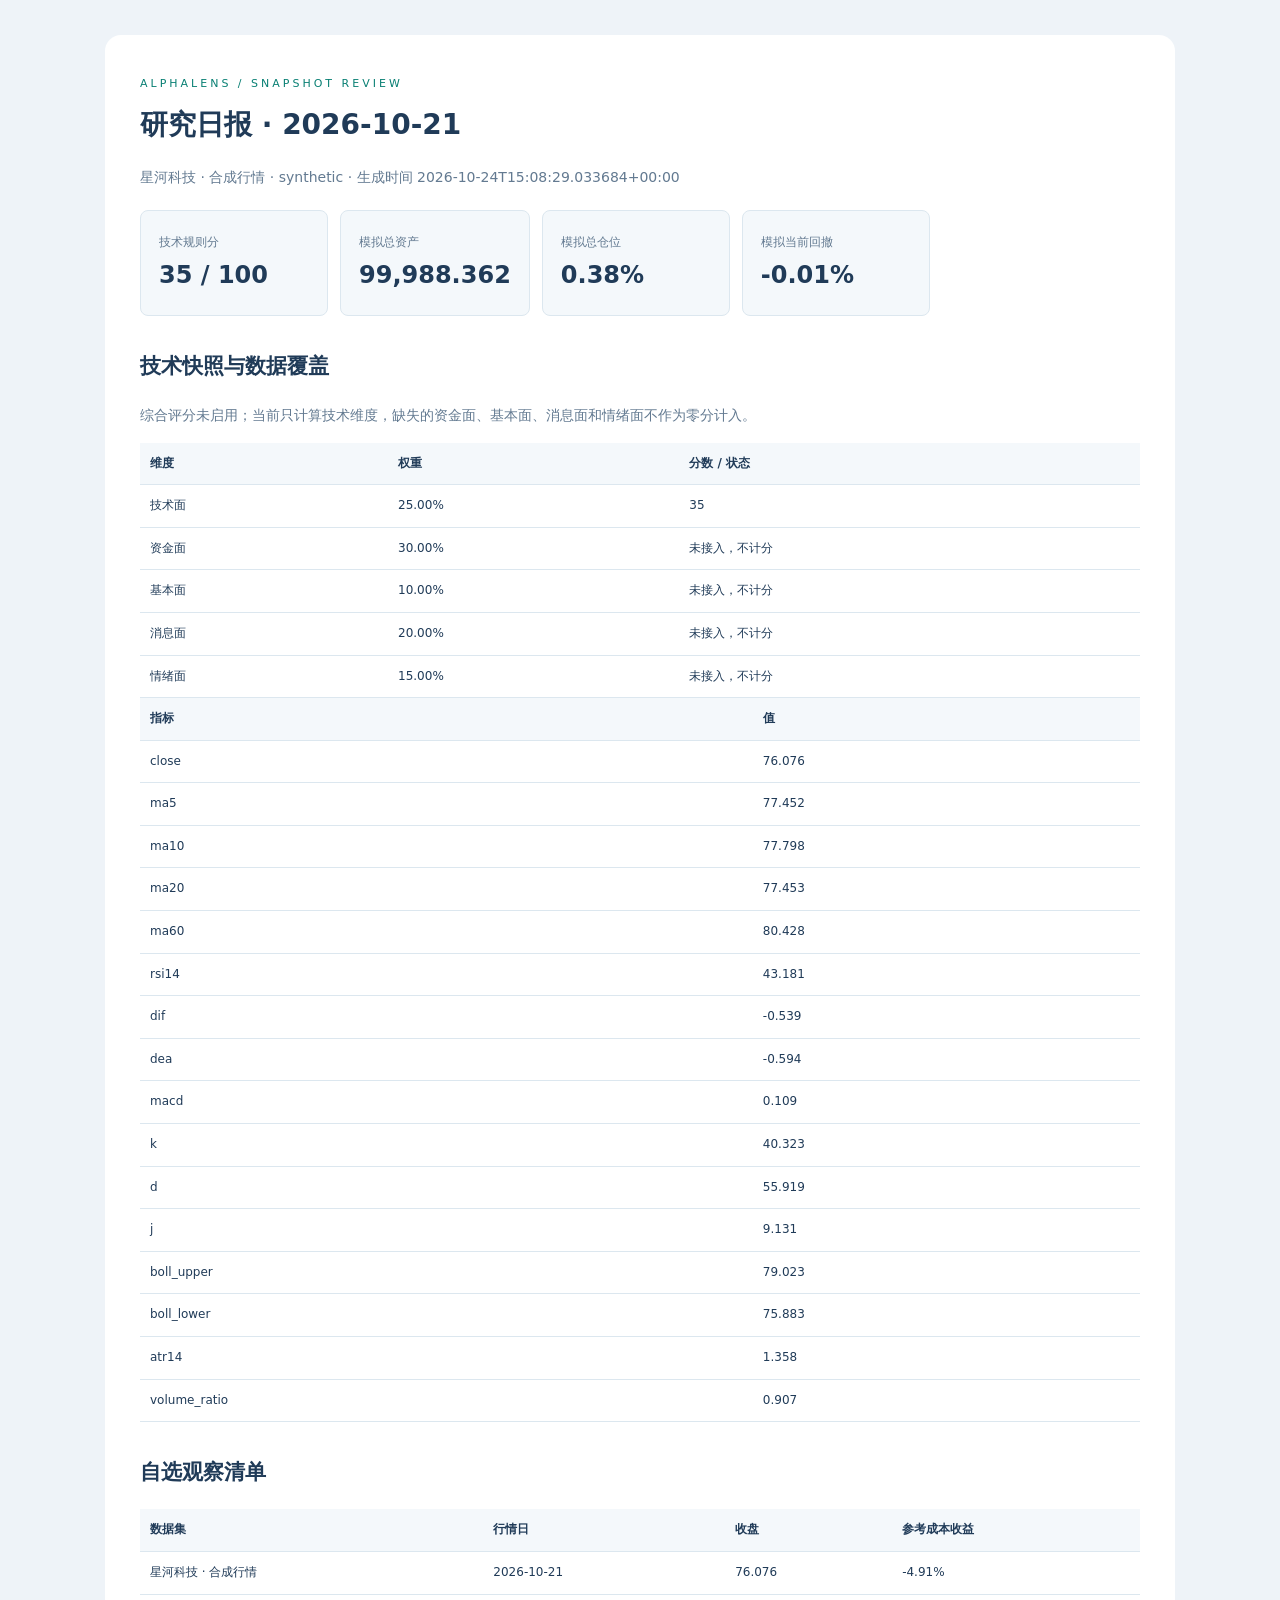
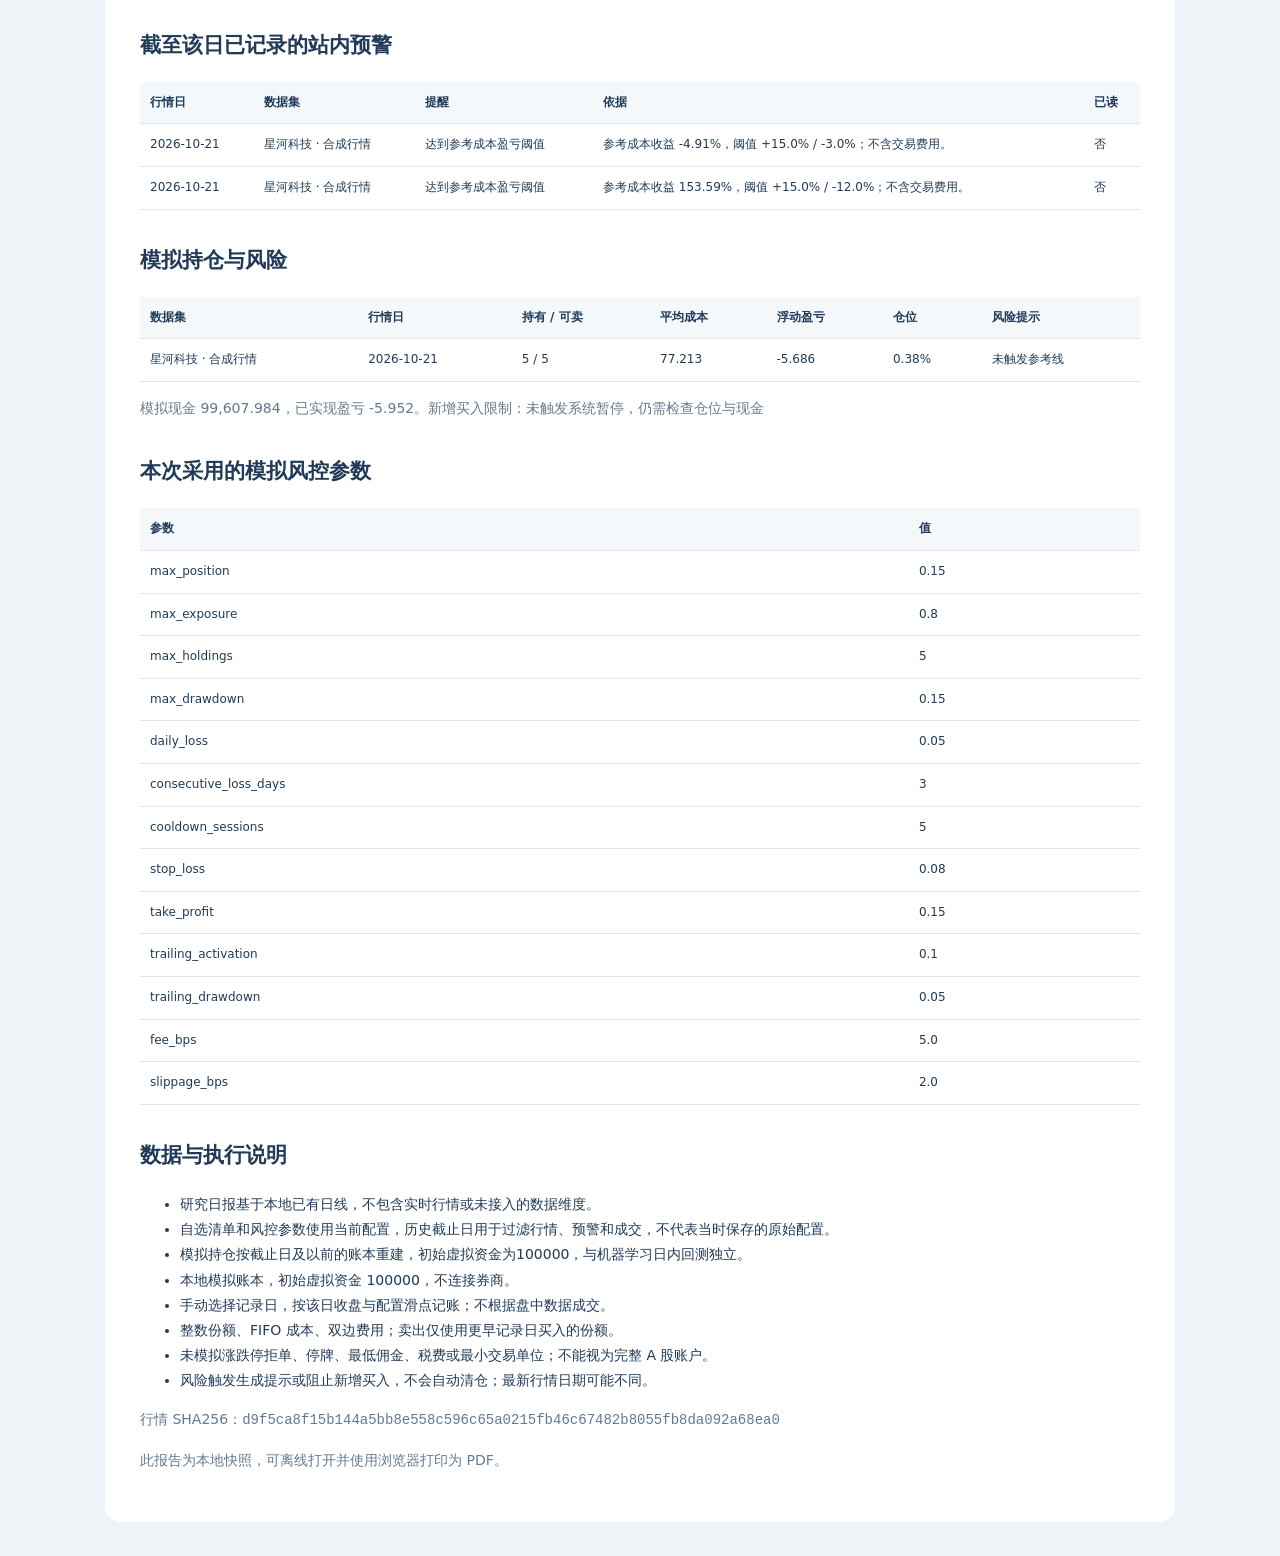
<file: examples/daily-review.html>
<!doctype html><html lang="zh-CN"><head><meta charset="utf-8"><meta name="viewport" content="width=device-width,initial-scale=1"><title>AlphaLens 研究日报 · 2026-10-21</title><style>body{background:#eef3f8;color:#203b58;font:14px/1.8 system-ui,"Microsoft YaHei",sans-serif;margin:0}main{max-width:1000px;margin:35px auto;background:white;padding:35px;border-radius:16px}h1{margin:5px 0}h2{margin-top:32px}.eyebrow{letter-spacing:3px;color:#087f73;font-size:11px}p,small{color:#637a91}table{border-collapse:collapse;width:100%;font-size:12px}th,td{text-align:left;padding:10px;border-bottom:1px solid #dce7ef;vertical-align:top}th{background:#f4f8fb}.scroll{overflow:auto}.stats{display:flex;flex-wrap:wrap;gap:12px;margin:20px 0}.stats div{background:#f4f8fb;border:1px solid #dce7ef;border-radius:8px;padding:18px;min-width:150px}strong{display:block;font-size:24px}code{word-break:break-all}@media(max-width:650px){main{padding:20px;margin:0}}@media print{body{background:white}main{margin:0;padding:0;max-width:none}tr{break-inside:avoid}h2{break-after:avoid}.scroll{overflow:visible}}</style></head><body><main>
<span class="eyebrow">ALPHALENS / SNAPSHOT REVIEW</span><h1>研究日报 · 2026-10-21</h1><p>星河科技 · 合成行情 · synthetic · 生成时间 2026-10-24T15:08:29.033684+00:00</p>
<div class="stats"><div><small>技术规则分</small><strong>35 / 100</strong></div><div><small>模拟总资产</small><strong>99,988.362</strong></div><div><small>模拟总仓位</small><strong>0.38%</strong></div><div><small>模拟当前回撤</small><strong>-0.01%</strong></div></div>
<h2>技术快照与数据覆盖</h2><p>综合评分未启用；当前只计算技术维度，缺失的资金面、基本面、消息面和情绪面不作为零分计入。</p><div class="scroll"><table><thead><tr><th>维度</th><th>权重</th><th>分数 / 状态</th></tr></thead><tbody><tr><td>技术面</td><td>25.00%</td><td>35</td></tr><tr><td>资金面</td><td>30.00%</td><td>未接入，不计分</td></tr><tr><td>基本面</td><td>10.00%</td><td>未接入，不计分</td></tr><tr><td>消息面</td><td>20.00%</td><td>未接入，不计分</td></tr><tr><td>情绪面</td><td>15.00%</td><td>未接入，不计分</td></tr></tbody></table></div><div class="scroll"><table><thead><tr><th>指标</th><th>值</th></tr></thead><tbody><tr><td>close</td><td>76.076</td></tr><tr><td>ma5</td><td>77.452</td></tr><tr><td>ma10</td><td>77.798</td></tr><tr><td>ma20</td><td>77.453</td></tr><tr><td>ma60</td><td>80.428</td></tr><tr><td>rsi14</td><td>43.181</td></tr><tr><td>dif</td><td>-0.539</td></tr><tr><td>dea</td><td>-0.594</td></tr><tr><td>macd</td><td>0.109</td></tr><tr><td>k</td><td>40.323</td></tr><tr><td>d</td><td>55.919</td></tr><tr><td>j</td><td>9.131</td></tr><tr><td>boll_upper</td><td>79.023</td></tr><tr><td>boll_lower</td><td>75.883</td></tr><tr><td>atr14</td><td>1.358</td></tr><tr><td>volume_ratio</td><td>0.907</td></tr></tbody></table></div>
<h2>自选观察清单</h2><div class="scroll"><table><thead><tr><th>数据集</th><th>行情日</th><th>收盘</th><th>参考成本收益</th></tr></thead><tbody><tr><td>星河科技 · 合成行情</td><td>2026-10-21</td><td>76.076</td><td>-4.91%</td></tr></tbody></table></div><h2>截至该日已记录的站内预警</h2><div class="scroll"><table><thead><tr><th>行情日</th><th>数据集</th><th>提醒</th><th>依据</th><th>已读</th></tr></thead><tbody><tr><td>2026-10-21</td><td>星河科技 · 合成行情</td><td>达到参考成本盈亏阈值</td><td>参考成本收益 -4.91%，阈值 +15.0% / -3.0%；不含交易费用。</td><td>否</td></tr><tr><td>2026-10-21</td><td>星河科技 · 合成行情</td><td>达到参考成本盈亏阈值</td><td>参考成本收益 153.59%，阈值 +15.0% / -12.0%；不含交易费用。</td><td>否</td></tr></tbody></table></div>
<h2>模拟持仓与风险</h2><div class="scroll"><table><thead><tr><th>数据集</th><th>行情日</th><th>持有 / 可卖</th><th>平均成本</th><th>浮动盈亏</th><th>仓位</th><th>风险提示</th></tr></thead><tbody><tr><td>星河科技 · 合成行情</td><td>2026-10-21</td><td>5 / 5</td><td>77.213</td><td>-5.686</td><td>0.38%</td><td>未触发参考线</td></tr></tbody></table></div><p>模拟现金 99,607.984，已实现盈亏 -5.952。新增买入限制：未触发系统暂停，仍需检查仓位与现金</p>
<h2>本次采用的模拟风控参数</h2><div class="scroll"><table><thead><tr><th>参数</th><th>值</th></tr></thead><tbody><tr><td>max_position</td><td>0.15</td></tr><tr><td>max_exposure</td><td>0.8</td></tr><tr><td>max_holdings</td><td>5</td></tr><tr><td>max_drawdown</td><td>0.15</td></tr><tr><td>daily_loss</td><td>0.05</td></tr><tr><td>consecutive_loss_days</td><td>3</td></tr><tr><td>cooldown_sessions</td><td>5</td></tr><tr><td>stop_loss</td><td>0.08</td></tr><tr><td>take_profit</td><td>0.15</td></tr><tr><td>trailing_activation</td><td>0.1</td></tr><tr><td>trailing_drawdown</td><td>0.05</td></tr><tr><td>fee_bps</td><td>5.0</td></tr><tr><td>slippage_bps</td><td>2.0</td></tr></tbody></table></div><h2>数据与执行说明</h2><ul><li>研究日报基于本地已有日线，不包含实时行情或未接入的数据维度。</li><li>自选清单和风控参数使用当前配置，历史截止日用于过滤行情、预警和成交，不代表当时保存的原始配置。</li><li>模拟持仓按截止日及以前的账本重建，初始虚拟资金为100000，与机器学习日内回测独立。</li><li>本地模拟账本，初始虚拟资金 100000，不连接券商。</li><li>手动选择记录日，按该日收盘与配置滑点记账；不根据盘中数据成交。</li><li>整数份额、FIFO 成本、双边费用；卖出仅使用更早记录日买入的份额。</li><li>未模拟涨跌停拒单、停牌、最低佣金、税费或最小交易单位；不能视为完整 A 股账户。</li><li>风险触发生成提示或阻止新增买入，不会自动清仓；最新行情日期可能不同。</li></ul><p>行情 SHA256：<code>d9f5ca8f15b144a5bb8e558c596c65a0215fb46c67482b8055fb8da092a68ea0</code></p><p>此报告为本地快照，可离线打开并使用浏览器打印为 PDF。</p></main></body></html>
</file>
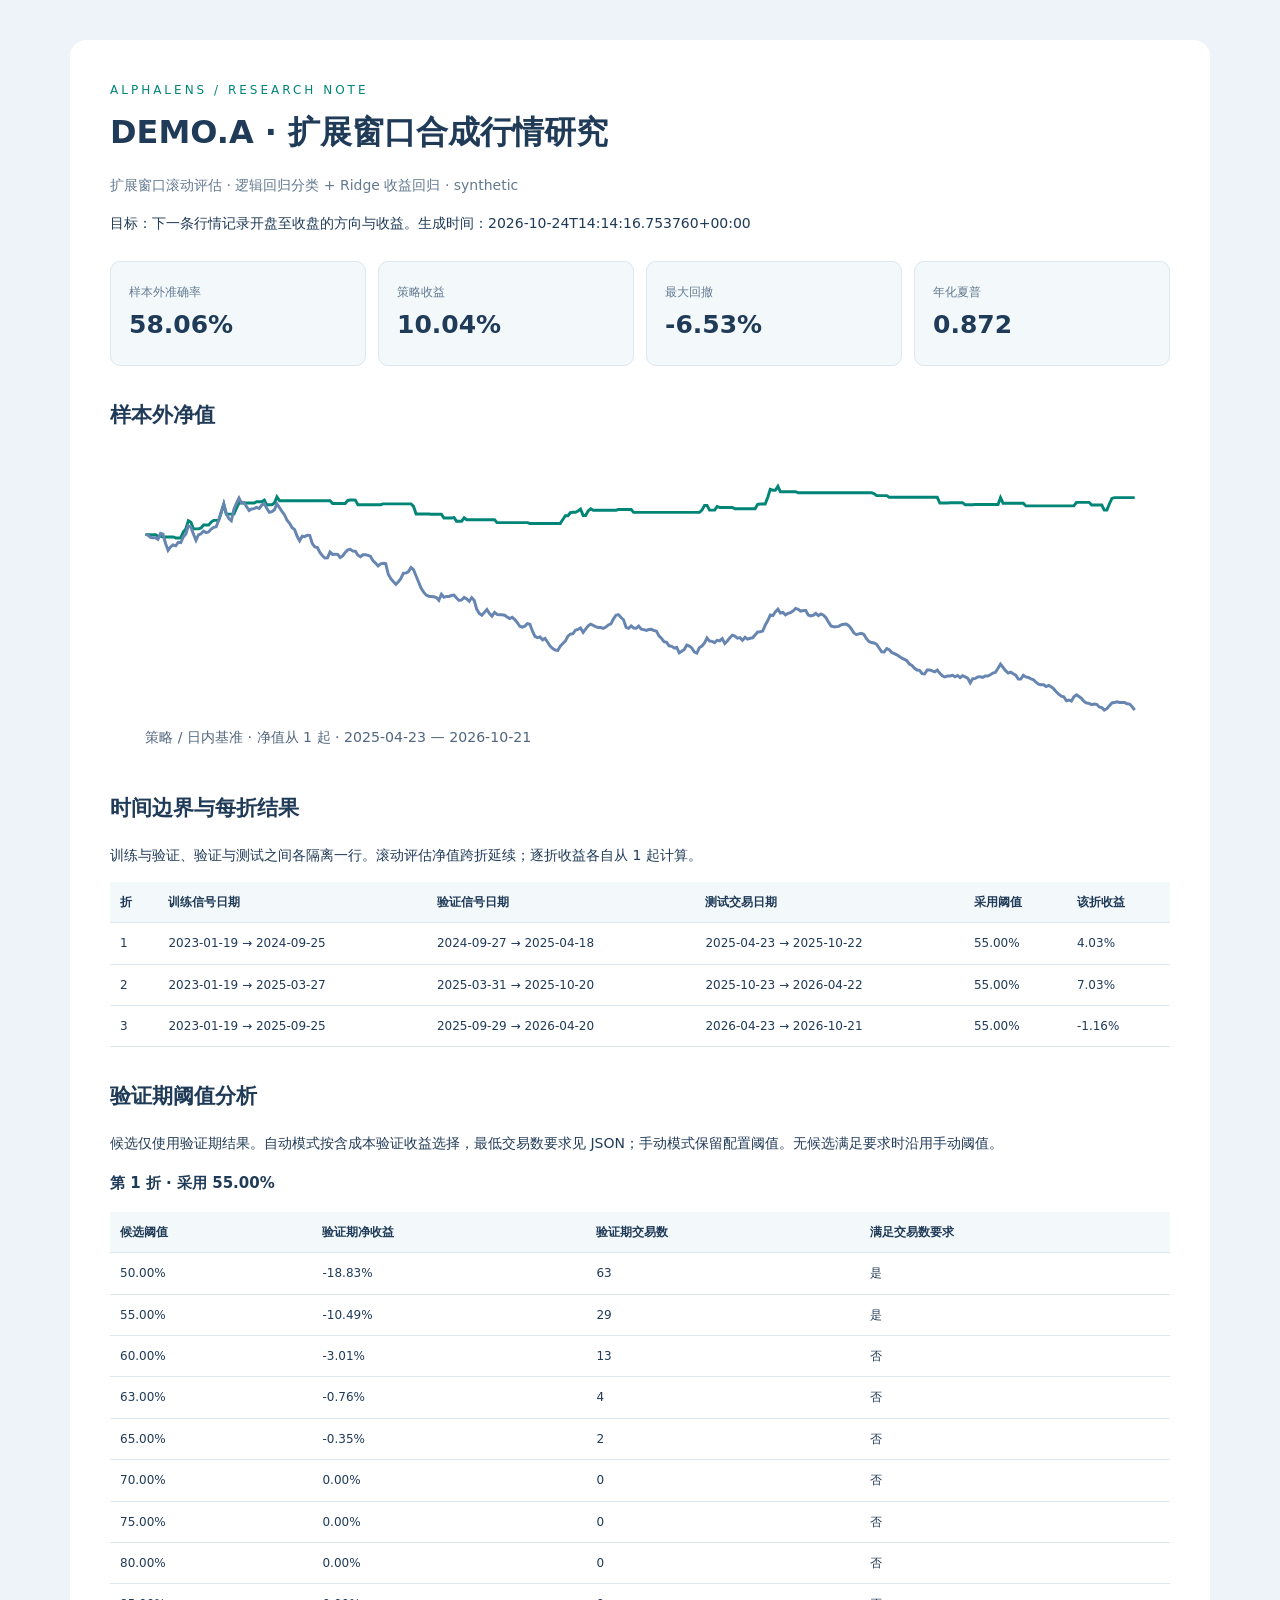
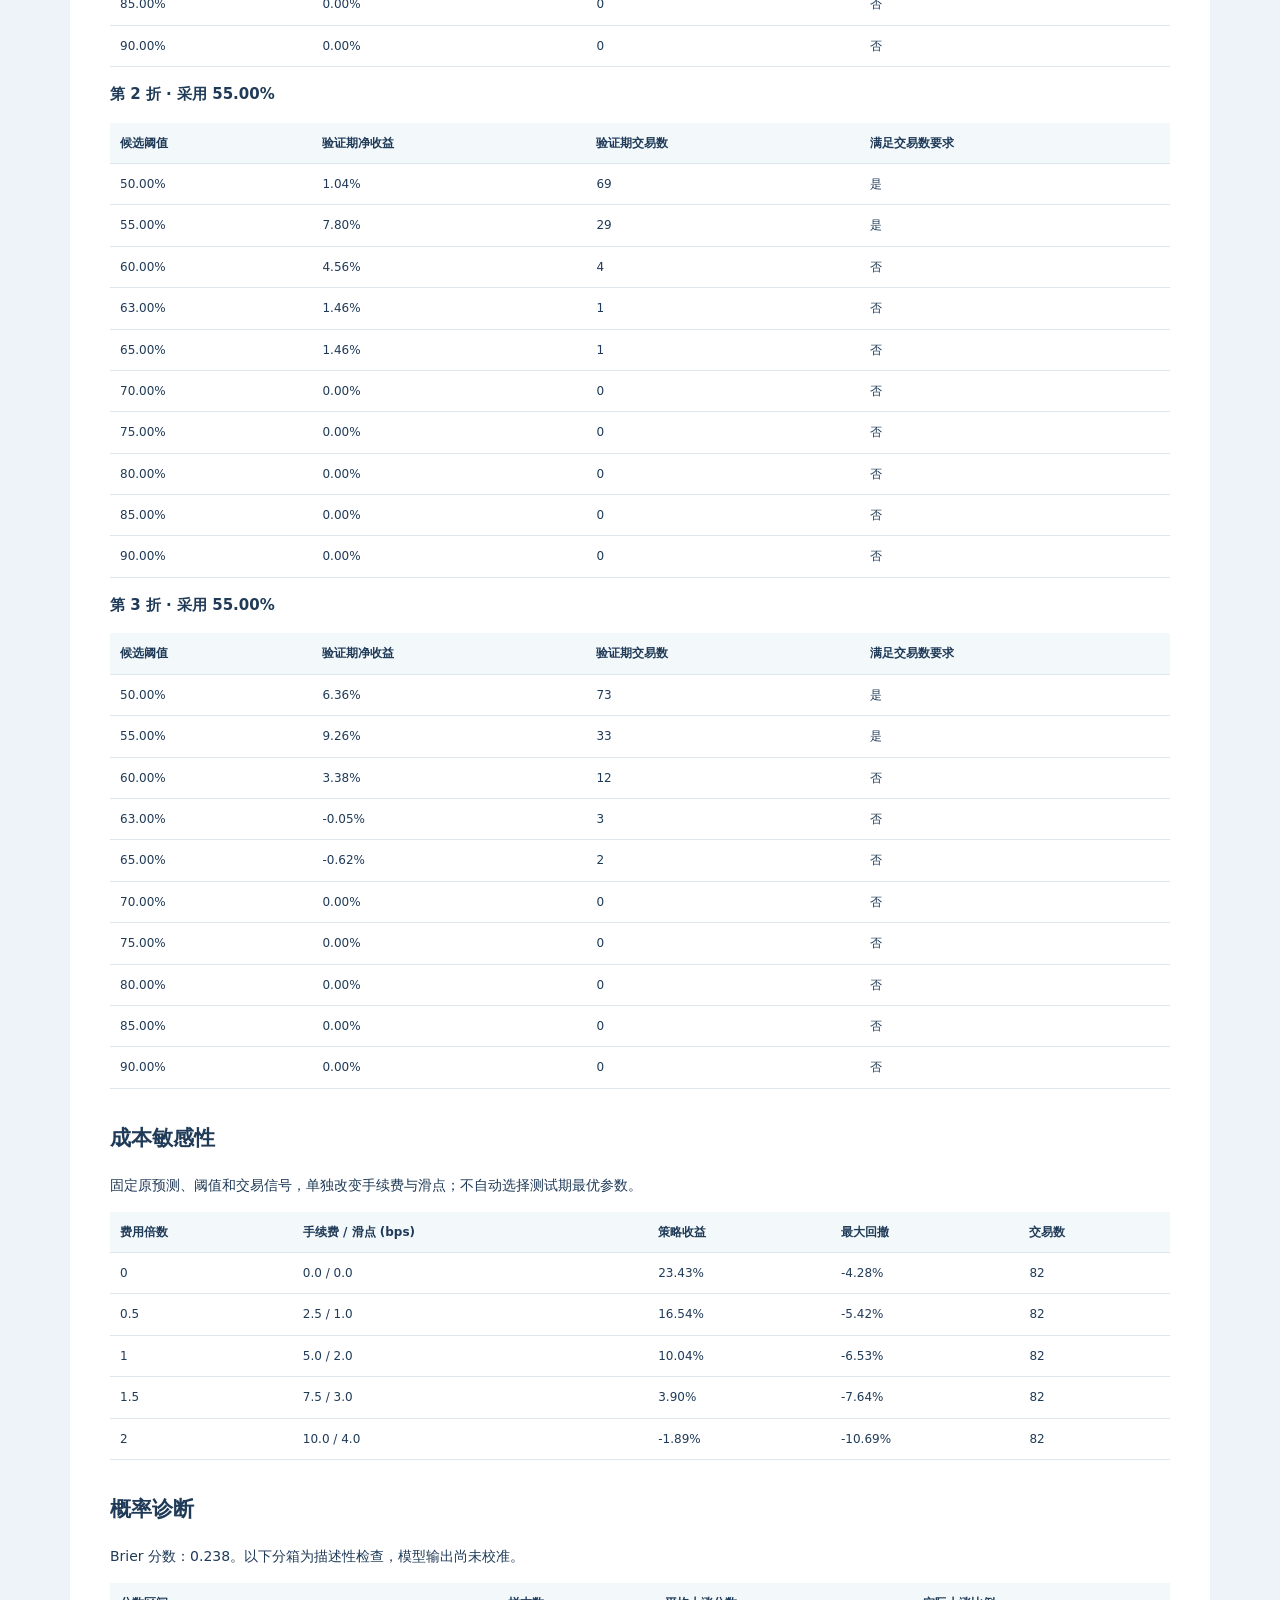
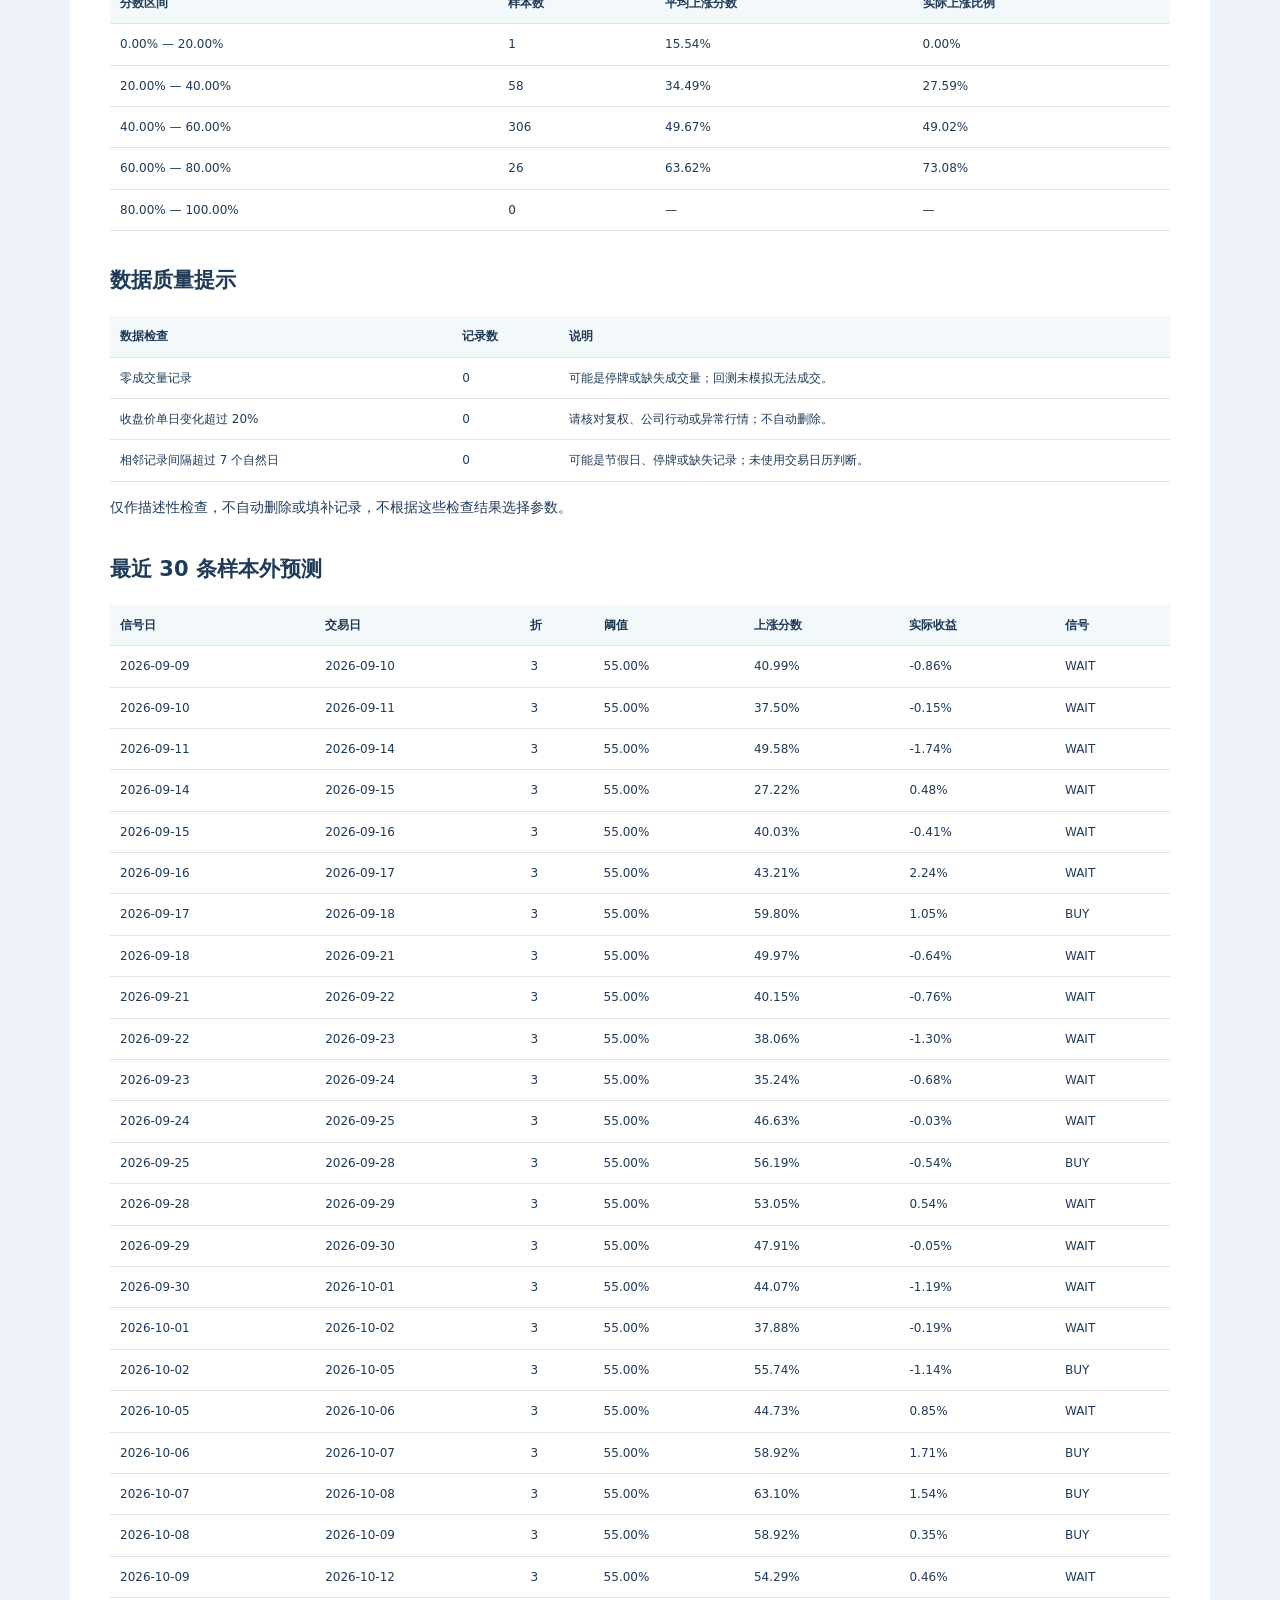
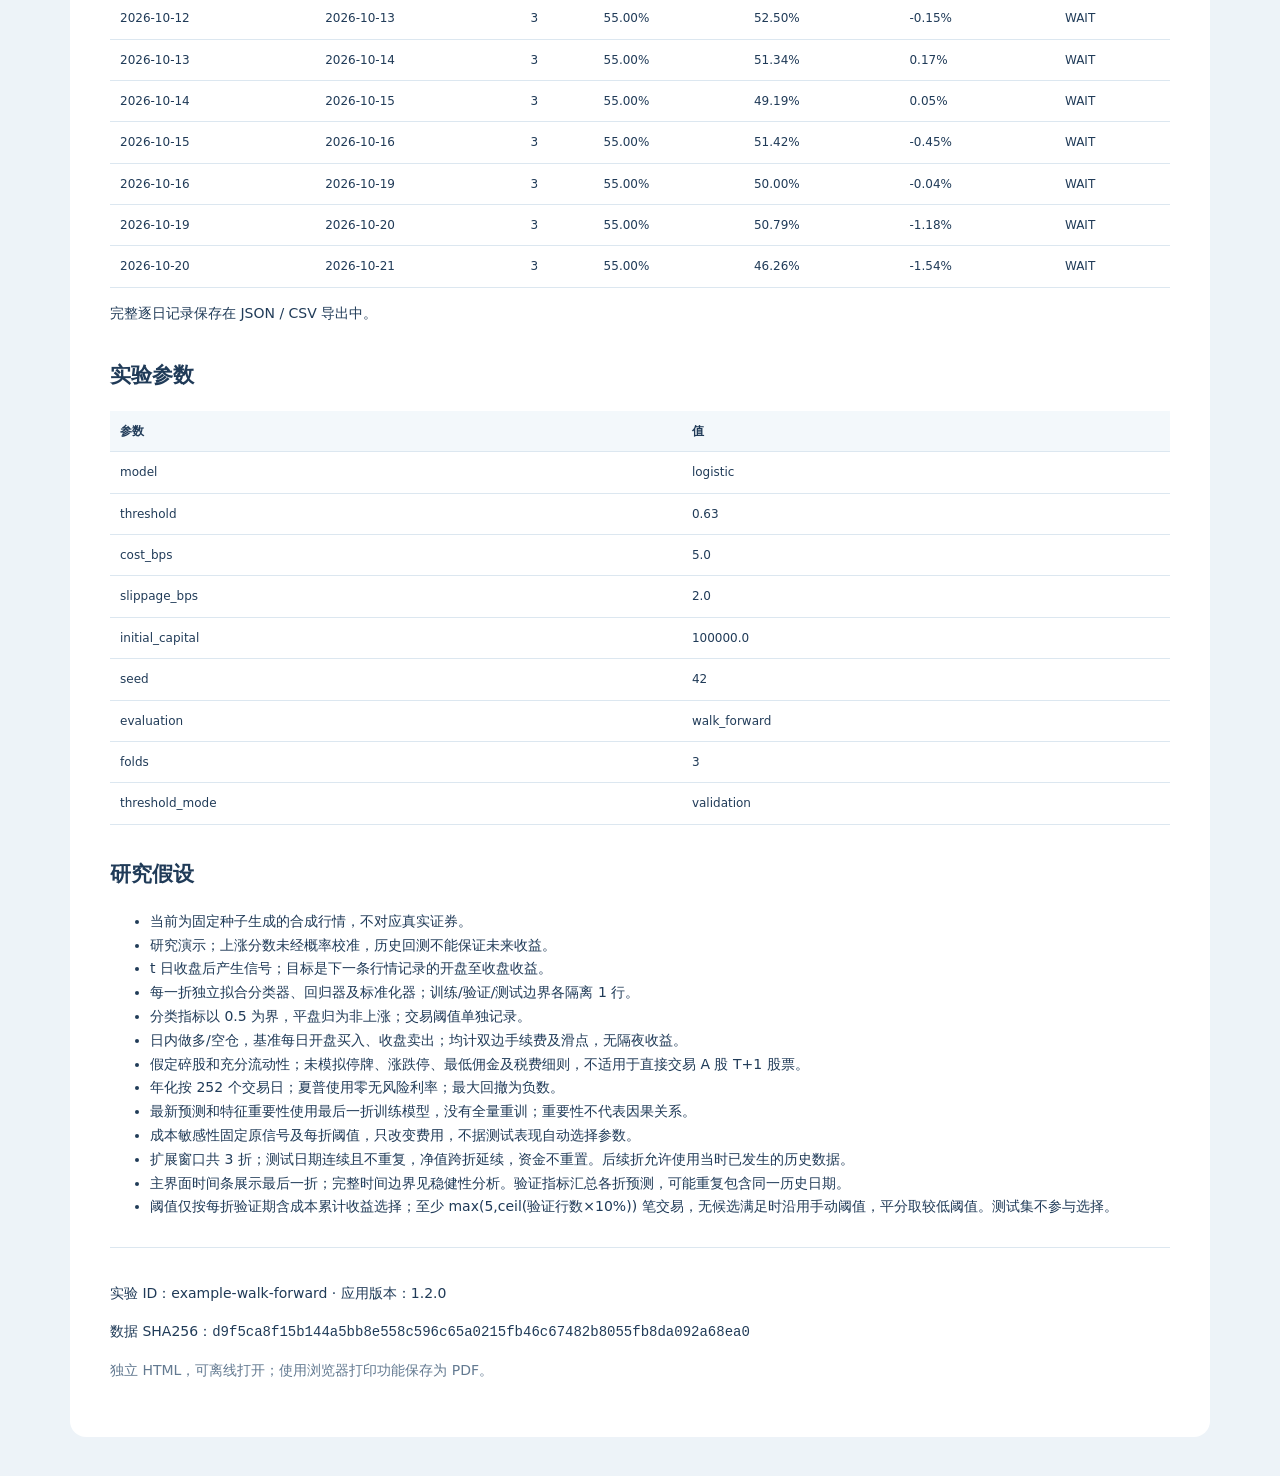
<file: examples/walk-forward-report.html>
<!doctype html><html lang="zh-CN"><head><meta charset="utf-8"><meta name="viewport" content="width=device-width,initial-scale=1">
<title>AlphaLens 研究报告 · DEMO.A · 扩展窗口合成行情研究</title>
<style>body{margin:0;background:#edf3f8;color:#203b58;font:14px/1.7 system-ui,"Microsoft YaHei",sans-serif}main{max-width:1060px;margin:40px auto;padding:40px;background:white;border-radius:16px}h1{font-size:32px;margin:5px 0}h2{margin-top:32px}h3{font-size:15px}.eyebrow{color:#008577;letter-spacing:3px;font-size:12px}.muted,small{color:#637a91}.cards{display:grid;grid-template-columns:repeat(4,1fr);gap:12px;margin:26px 0}article{padding:18px;background:#f3f8fb;border:1px solid #dce7f0;border-radius:10px}article strong{display:block;font-size:25px}table{border-collapse:collapse;width:100%;font-size:12px}td,th{border-bottom:1px solid #dce7f0;text-align:left;padding:10px;vertical-align:top}th{background:#f3f8fb}.scroll{overflow:auto}code{word-break:break-all}svg{width:100%;height:auto}footer{border-top:1px solid #dce7f0;margin-top:28px;padding-top:20px}@media(max-width:720px){main{margin:0;padding:20px}.cards{grid-template-columns:repeat(2,1fr)}}@media print{body{background:white}main{margin:0;padding:0;max-width:none}article,tr{break-inside:avoid}h2,h3{break-after:avoid}.scroll{overflow:visible}}</style></head>
<body><main><div class="eyebrow">ALPHALENS / RESEARCH NOTE</div><h1>DEMO.A · 扩展窗口合成行情研究</h1>
<p class="muted">扩展窗口滚动评估 · 逻辑回归分类 + Ridge 收益回归 · synthetic</p>
<p>目标：下一条行情记录开盘至收盘的方向与收益。生成时间：2026-10-24T14:14:16.753760+00:00</p>
<div class="cards"><article><small>样本外准确率</small><strong>58.06%</strong></article><article><small>策略收益</small><strong>10.04%</strong></article><article><small>最大回撤</small><strong>-6.53%</strong></article><article><small>年化夏普</small><strong>0.872</strong></article></div><h2>样本外净值</h2><svg viewBox="0 0 900 255" role="img" aria-label="策略与日内基准净值"><polyline points="30.0,71.0 32.1,71.0 34.3,71.0 36.4,71.0 38.6,71.0 40.7,72.3 42.9,72.3 45.0,73.0 47.2,73.0 49.3,73.0 51.5,73.0 53.6,73.0 55.8,73.8 57.9,73.8 60.1,73.8 62.2,68.8 64.4,66.1 66.5,59.1 68.7,60.4 70.8,66.1 73.0,66.1 75.1,66.1 77.3,65.3 79.4,62.9 81.6,62.9 83.7,62.9 85.9,60.3 88.0,58.9 90.2,58.9 92.3,58.9 94.5,52.0 96.6,45.3 98.7,53.6 100.9,53.6 103.0,53.6 105.2,53.6 107.3,48.8 109.5,44.2 111.6,44.2 113.8,44.2 115.9,44.2 118.1,44.2 120.2,44.2 122.4,44.2 124.5,43.1 126.7,43.1 128.8,43.1 131.0,41.7 133.1,45.7 135.3,45.7 137.4,45.7 139.6,44.1 141.7,39.0 143.9,42.2 146.0,42.2 148.2,42.2 150.3,42.2 152.5,42.2 154.6,42.2 156.8,42.2 158.9,42.2 161.0,42.2 163.2,42.2 165.3,42.2 167.5,42.2 169.6,42.2 171.8,42.2 173.9,42.2 176.1,42.2 178.2,42.2 180.4,42.2 182.5,42.2 184.7,42.2 186.8,42.2 189.0,44.5 191.1,44.5 193.3,44.5 195.4,44.5 197.6,44.5 199.7,44.5 201.9,42.0 204.0,41.6 206.2,41.6 208.3,41.7 210.5,45.6 212.6,45.6 214.8,45.6 216.9,45.6 219.1,45.6 221.2,45.6 223.4,45.6 225.5,45.6 227.6,45.6 229.8,45.6 231.9,44.9 234.1,44.9 236.2,44.9 238.4,44.9 240.5,44.9 242.7,44.9 244.8,44.9 247.0,44.9 249.1,44.9 251.3,44.9 253.4,44.9 255.6,44.9 257.7,47.0 259.9,53.5 262.0,53.5 264.2,53.5 266.3,53.5 268.5,53.5 270.6,53.5 272.8,53.7 274.9,53.7 277.1,53.7 279.2,53.7 281.4,53.7 283.5,56.9 285.7,56.9 287.8,56.9 289.9,56.9 292.1,56.5 294.2,59.6 296.4,59.6 298.5,59.6 300.7,56.8 302.8,58.4 305.0,58.4 307.1,58.4 309.3,58.4 311.4,58.4 313.6,58.4 315.7,58.4 317.9,58.4 320.0,58.4 322.2,58.4 324.3,58.4 326.5,58.4 328.6,60.8 330.8,60.8 332.9,60.8 335.1,60.8 337.2,60.8 339.4,60.8 341.5,60.8 343.7,60.8 345.8,60.8 348.0,60.8 350.1,60.8 352.3,60.8 354.4,60.8 356.5,61.5 358.7,61.5 360.8,61.5 363.0,61.5 365.1,61.5 367.3,61.5 369.4,61.5 371.6,61.5 373.7,61.5 375.9,61.5 378.0,61.5 380.2,61.5 382.3,61.5 384.5,58.2 386.6,55.0 388.8,55.0 390.9,52.4 393.1,52.0 395.2,52.0 397.4,50.9 399.5,49.3 401.7,54.7 403.8,54.7 406.0,50.9 408.1,49.0 410.3,50.3 412.4,50.3 414.6,50.3 416.7,50.3 418.8,50.3 421.0,50.3 423.1,50.3 425.3,50.3 427.4,50.3 429.6,50.3 431.7,49.7 433.9,49.7 436.0,49.7 438.2,49.7 440.3,49.7 442.5,49.7 444.6,52.1 446.8,52.1 448.9,52.1 451.1,52.1 453.2,52.1 455.4,52.1 457.5,52.1 459.7,52.1 461.8,52.1 464.0,52.1 466.1,52.1 468.3,52.1 470.4,52.1 472.6,52.1 474.7,52.1 476.9,52.1 479.0,52.1 481.2,52.1 483.3,52.1 485.4,52.1 487.6,52.1 489.7,52.1 491.9,52.1 494.0,52.1 496.2,52.1 498.3,52.1 500.5,52.1 502.6,50.2 504.8,46.2 506.9,46.2 509.1,50.2 511.2,50.2 513.4,50.2 515.5,47.1 517.7,47.9 519.8,47.9 522.0,47.9 524.1,47.9 526.3,47.9 528.4,47.9 530.6,49.0 532.7,49.0 534.9,49.0 537.0,49.0 539.2,49.0 541.3,49.0 543.5,49.0 545.6,49.0 547.7,49.0 549.9,45.3 552.0,45.0 554.2,45.0 556.3,45.0 558.5,39.3 560.6,32.6 562.8,33.3 564.9,33.3 567.1,30.0 569.2,34.6 571.4,34.6 573.5,34.6 575.7,34.6 577.8,34.6 580.0,34.6 582.1,34.6 584.3,35.5 586.4,35.5 588.6,35.5 590.7,35.5 592.9,35.5 595.0,35.5 597.2,35.5 599.3,35.5 601.5,35.5 603.6,35.5 605.8,35.5 607.9,35.5 610.1,35.5 612.2,35.5 614.3,35.5 616.5,35.5 618.6,35.5 620.8,35.5 622.9,35.5 625.1,35.5 627.2,35.5 629.4,35.5 631.5,35.5 633.7,35.5 635.8,35.5 638.0,35.5 640.1,35.5 642.3,35.5 644.4,35.5 646.6,35.5 648.7,36.1 650.9,37.9 653.0,37.9 655.2,37.9 657.3,37.9 659.5,37.9 661.6,39.3 663.8,39.3 665.9,39.3 668.1,39.3 670.2,39.3 672.4,39.3 674.5,39.3 676.6,39.3 678.8,39.3 680.9,39.3 683.1,39.3 685.2,39.3 687.4,39.3 689.5,39.3 691.7,39.3 693.8,39.3 696.0,39.3 698.1,39.3 700.3,39.3 702.4,39.3 704.6,44.2 706.7,44.2 708.9,44.2 711.0,44.2 713.2,43.9 715.3,43.9 717.5,43.9 719.6,43.9 721.8,43.9 723.9,43.9 726.1,45.7 728.2,45.7 730.4,45.7 732.5,45.7 734.7,45.4 736.8,45.4 739.0,45.4 741.1,45.4 743.2,45.4 745.4,45.4 747.5,45.4 749.7,45.4 751.8,45.4 754.0,45.4 756.1,39.6 758.3,44.3 760.4,44.3 762.6,44.3 764.7,44.3 766.9,44.3 769.0,44.3 771.2,44.3 773.3,44.3 775.5,44.3 777.6,46.6 779.8,46.6 781.9,46.6 784.1,46.6 786.2,46.6 788.4,46.6 790.5,46.6 792.7,46.6 794.8,46.6 797.0,46.6 799.1,46.6 801.3,46.6 803.4,46.6 805.5,46.6 807.7,46.6 809.8,46.6 812.0,46.6 814.1,46.6 816.3,46.6 818.4,46.6 820.6,43.6 822.7,43.6 824.9,43.6 827.0,43.6 829.2,43.6 831.3,43.6 833.5,45.9 835.6,45.9 837.8,45.9 839.9,45.9 842.1,45.9 844.2,50.2 846.4,50.2 848.5,45.0 850.7,40.3 852.8,39.6 855.0,39.6 857.1,39.6 859.3,39.6 861.4,39.6 863.6,39.6 865.7,39.6 867.9,39.6 870.0,39.6" fill="none" stroke="#008577" stroke-width="2.5"/><polyline points="30.0,71.0 32.1,71.4 34.3,73.3 36.4,73.6 38.6,73.7 40.7,75.0 42.9,70.0 45.0,70.7 47.2,78.5 49.3,84.4 51.5,81.3 53.6,79.7 55.8,80.5 57.9,77.6 60.1,77.9 62.2,73.0 64.4,70.4 66.5,63.4 68.7,64.7 70.8,70.4 73.0,75.8 75.1,71.2 77.3,70.3 79.4,68.0 81.6,69.3 83.7,68.8 85.9,66.3 88.0,64.9 90.2,64.4 92.3,58.5 94.5,51.6 96.6,44.8 98.7,53.1 100.9,57.4 103.0,59.2 105.2,49.4 107.3,44.5 109.5,39.9 111.6,43.9 113.8,43.7 115.9,47.1 118.1,50.5 120.2,49.2 122.4,48.9 124.5,47.8 126.7,48.8 128.8,46.0 131.0,44.6 133.1,48.6 135.3,52.1 137.4,51.5 139.6,49.9 141.7,44.9 143.9,48.1 146.0,51.3 148.2,54.3 150.3,58.8 152.5,61.4 154.6,65.1 156.8,66.8 158.9,72.4 161.0,76.2 163.2,72.3 165.3,72.7 167.5,71.5 169.6,71.6 171.8,78.6 173.9,81.4 176.1,82.0 178.2,86.2 180.4,88.9 182.5,90.9 184.7,90.8 186.8,85.8 189.0,87.8 191.1,87.6 193.3,87.8 195.4,90.4 197.6,89.0 199.7,86.1 201.9,84.0 204.0,83.5 206.2,85.0 208.3,85.1 210.5,88.5 212.6,89.8 214.8,88.1 216.9,88.0 219.1,88.7 221.2,89.5 223.4,93.3 225.5,95.2 227.6,97.6 229.8,95.8 231.9,95.3 234.1,95.6 236.2,104.5 238.4,108.4 240.5,110.8 242.7,113.3 244.8,111.1 247.0,108.2 249.1,103.7 251.3,103.7 253.4,102.4 255.6,98.9 257.7,100.7 259.9,106.1 262.0,111.2 264.2,116.6 266.3,119.8 268.5,122.4 270.6,123.3 272.8,123.5 274.9,123.8 277.1,124.4 279.2,126.8 281.4,121.6 283.5,124.2 285.7,123.5 287.8,123.5 289.9,122.7 292.1,122.3 294.2,124.8 296.4,126.9 298.5,126.5 300.7,124.3 302.8,125.6 305.0,127.6 307.1,124.5 309.3,127.0 311.4,134.4 313.6,137.9 315.7,139.4 317.9,137.0 320.0,134.6 322.2,138.1 324.3,140.2 326.5,137.0 328.6,138.8 330.8,139.1 332.9,139.1 335.1,139.4 337.2,140.9 339.4,142.3 341.5,141.2 343.7,143.1 345.8,145.8 348.0,148.8 350.1,149.5 352.3,148.7 354.4,146.5 356.5,147.1 358.7,153.0 360.8,157.4 363.0,158.5 365.1,157.9 367.3,160.3 369.4,159.1 371.6,162.4 373.7,165.6 375.9,167.7 378.0,169.0 380.2,169.3 382.3,165.8 384.5,163.5 386.6,161.4 388.8,157.2 390.9,155.5 393.1,155.1 395.2,152.1 397.4,151.4 399.5,150.3 401.7,154.0 403.8,151.2 406.0,148.5 408.1,147.1 410.3,148.1 412.4,149.2 414.6,149.9 416.7,149.9 418.8,150.7 421.0,149.5 423.1,147.7 425.3,146.8 427.4,142.7 429.6,139.4 431.7,138.9 433.9,141.4 436.0,143.3 438.2,149.7 440.3,150.6 442.5,148.6 444.6,150.3 446.8,150.4 448.9,148.7 451.1,151.3 453.2,151.7 455.4,152.4 457.5,151.6 459.7,151.4 461.8,152.4 464.0,153.0 466.1,157.0 468.3,159.1 470.4,161.9 472.6,162.5 474.7,165.4 476.9,165.8 479.0,167.2 481.2,166.7 483.3,171.4 485.4,170.0 487.6,168.5 489.7,164.8 491.9,165.7 494.0,167.2 496.2,170.7 498.3,171.6 500.5,166.8 502.6,165.6 504.8,163.0 506.9,158.8 509.1,161.4 511.2,161.6 513.4,162.7 515.5,160.7 517.7,161.2 519.8,159.3 522.0,163.4 524.1,161.3 526.3,158.6 528.4,156.4 530.6,157.2 532.7,159.0 534.9,158.5 537.0,160.8 539.2,158.2 541.3,159.8 543.5,159.0 545.6,158.6 547.7,156.2 549.9,153.7 552.0,153.5 554.2,152.9 556.3,147.9 558.5,144.0 560.6,139.3 562.8,139.8 564.9,136.7 567.1,134.3 569.2,137.6 571.4,137.1 573.5,139.1 575.7,137.9 577.8,137.2 580.0,135.8 582.1,133.7 584.3,134.4 586.4,136.0 588.6,135.4 590.7,135.4 592.9,139.3 595.0,140.0 597.2,139.3 599.3,137.9 601.5,139.8 603.6,138.4 605.8,139.4 607.9,141.6 610.1,145.3 612.2,148.6 614.3,149.2 616.5,149.3 618.6,148.9 620.8,147.7 622.9,147.1 625.1,146.9 627.2,148.3 629.4,150.9 631.5,154.4 633.7,156.0 635.8,155.3 638.0,154.8 640.1,155.8 642.3,159.4 644.4,161.7 646.6,162.6 648.7,163.0 650.9,164.1 653.0,167.3 655.2,170.5 657.3,170.7 659.5,167.8 661.6,168.7 663.8,171.1 665.9,172.0 668.1,173.1 670.2,174.5 672.4,175.9 674.5,176.9 676.6,178.1 678.8,180.9 680.9,182.1 683.1,184.5 685.2,186.0 687.4,186.3 689.5,189.0 691.7,189.3 693.8,185.9 696.0,185.9 698.1,186.7 700.3,187.5 702.4,186.0 704.6,188.8 706.7,190.8 708.9,191.9 711.0,191.1 713.2,191.0 715.3,190.4 717.5,191.7 719.6,190.6 721.8,192.4 723.9,190.8 726.1,191.8 728.2,192.9 730.4,196.8 732.5,193.3 734.7,193.1 736.8,191.8 739.0,191.7 741.1,192.2 743.2,191.1 745.4,191.1 747.5,190.0 749.7,188.6 751.8,187.9 754.0,184.5 756.1,181.0 758.3,183.8 760.4,186.5 762.6,188.5 764.7,187.7 766.9,189.1 769.0,190.3 771.2,193.7 773.3,193.7 775.5,190.5 777.6,191.8 779.8,192.3 781.9,193.4 784.1,194.2 786.2,196.3 788.4,197.9 790.5,198.5 792.7,198.5 794.8,200.0 797.0,199.1 799.1,200.2 801.3,202.0 803.4,204.4 805.5,206.4 807.7,208.1 809.8,208.7 812.0,212.0 814.1,211.4 816.3,212.3 818.4,208.7 820.6,207.1 822.7,208.5 824.9,210.1 827.0,212.6 829.2,214.0 831.3,214.3 833.5,215.4 835.6,214.8 837.8,215.1 839.9,217.3 842.1,217.9 844.2,220.0 846.4,218.8 848.5,216.3 850.7,213.9 852.8,213.6 855.0,213.0 857.1,213.5 859.3,213.5 861.4,213.6 863.6,214.6 865.7,214.9 867.9,217.2 870.0,220.0" fill="none" stroke="#6685b1" stroke-width="2.5"/><text x="30" y="247" fill="#51677f" font-size="12">策略 / 日内基准 · 净值从 1 起 · 2025-04-23 — 2026-10-21</text></svg>
<h2>时间边界与每折结果</h2><p>训练与验证、验证与测试之间各隔离一行。滚动评估净值跨折延续；逐折收益各自从 1 起计算。</p>
<div class="scroll"><table><thead><tr><th>折</th><th>训练信号日期</th><th>验证信号日期</th><th>测试交易日期</th><th>采用阈值</th><th>该折收益</th></tr></thead><tbody><tr><td>1</td><td>2023-01-19 → 2024-09-25</td><td>2024-09-27 → 2025-04-18</td><td>2025-04-23 → 2025-10-22</td><td>55.00%</td><td>4.03%</td></tr><tr><td>2</td><td>2023-01-19 → 2025-03-27</td><td>2025-03-31 → 2025-10-20</td><td>2025-10-23 → 2026-04-22</td><td>55.00%</td><td>7.03%</td></tr><tr><td>3</td><td>2023-01-19 → 2025-09-25</td><td>2025-09-29 → 2026-04-20</td><td>2026-04-23 → 2026-10-21</td><td>55.00%</td><td>-1.16%</td></tr></tbody></table></div>
<h2>验证期阈值分析</h2><p>候选仅使用验证期结果。自动模式按含成本验证收益选择，最低交易数要求见 JSON；手动模式保留配置阈值。无候选满足要求时沿用手动阈值。</p><h3>第 1 折 · 采用 55.00%</h3><div class="scroll"><table><thead><tr><th>候选阈值</th><th>验证期净收益</th><th>验证期交易数</th><th>满足交易数要求</th></tr></thead><tbody><tr><td>50.00%</td><td>-18.83%</td><td>63</td><td>是</td></tr><tr><td>55.00%</td><td>-10.49%</td><td>29</td><td>是</td></tr><tr><td>60.00%</td><td>-3.01%</td><td>13</td><td>否</td></tr><tr><td>63.00%</td><td>-0.76%</td><td>4</td><td>否</td></tr><tr><td>65.00%</td><td>-0.35%</td><td>2</td><td>否</td></tr><tr><td>70.00%</td><td>0.00%</td><td>0</td><td>否</td></tr><tr><td>75.00%</td><td>0.00%</td><td>0</td><td>否</td></tr><tr><td>80.00%</td><td>0.00%</td><td>0</td><td>否</td></tr><tr><td>85.00%</td><td>0.00%</td><td>0</td><td>否</td></tr><tr><td>90.00%</td><td>0.00%</td><td>0</td><td>否</td></tr></tbody></table></div><h3>第 2 折 · 采用 55.00%</h3><div class="scroll"><table><thead><tr><th>候选阈值</th><th>验证期净收益</th><th>验证期交易数</th><th>满足交易数要求</th></tr></thead><tbody><tr><td>50.00%</td><td>1.04%</td><td>69</td><td>是</td></tr><tr><td>55.00%</td><td>7.80%</td><td>29</td><td>是</td></tr><tr><td>60.00%</td><td>4.56%</td><td>4</td><td>否</td></tr><tr><td>63.00%</td><td>1.46%</td><td>1</td><td>否</td></tr><tr><td>65.00%</td><td>1.46%</td><td>1</td><td>否</td></tr><tr><td>70.00%</td><td>0.00%</td><td>0</td><td>否</td></tr><tr><td>75.00%</td><td>0.00%</td><td>0</td><td>否</td></tr><tr><td>80.00%</td><td>0.00%</td><td>0</td><td>否</td></tr><tr><td>85.00%</td><td>0.00%</td><td>0</td><td>否</td></tr><tr><td>90.00%</td><td>0.00%</td><td>0</td><td>否</td></tr></tbody></table></div><h3>第 3 折 · 采用 55.00%</h3><div class="scroll"><table><thead><tr><th>候选阈值</th><th>验证期净收益</th><th>验证期交易数</th><th>满足交易数要求</th></tr></thead><tbody><tr><td>50.00%</td><td>6.36%</td><td>73</td><td>是</td></tr><tr><td>55.00%</td><td>9.26%</td><td>33</td><td>是</td></tr><tr><td>60.00%</td><td>3.38%</td><td>12</td><td>否</td></tr><tr><td>63.00%</td><td>-0.05%</td><td>3</td><td>否</td></tr><tr><td>65.00%</td><td>-0.62%</td><td>2</td><td>否</td></tr><tr><td>70.00%</td><td>0.00%</td><td>0</td><td>否</td></tr><tr><td>75.00%</td><td>0.00%</td><td>0</td><td>否</td></tr><tr><td>80.00%</td><td>0.00%</td><td>0</td><td>否</td></tr><tr><td>85.00%</td><td>0.00%</td><td>0</td><td>否</td></tr><tr><td>90.00%</td><td>0.00%</td><td>0</td><td>否</td></tr></tbody></table></div>
<h2>成本敏感性</h2><p>固定原预测、阈值和交易信号，单独改变手续费与滑点；不自动选择测试期最优参数。</p><div class="scroll"><table><thead><tr><th>费用倍数</th><th>手续费 / 滑点 (bps)</th><th>策略收益</th><th>最大回撤</th><th>交易数</th></tr></thead><tbody><tr><td>0</td><td>0.0 / 0.0</td><td>23.43%</td><td>-4.28%</td><td>82</td></tr><tr><td>0.5</td><td>2.5 / 1.0</td><td>16.54%</td><td>-5.42%</td><td>82</td></tr><tr><td>1</td><td>5.0 / 2.0</td><td>10.04%</td><td>-6.53%</td><td>82</td></tr><tr><td>1.5</td><td>7.5 / 3.0</td><td>3.90%</td><td>-7.64%</td><td>82</td></tr><tr><td>2</td><td>10.0 / 4.0</td><td>-1.89%</td><td>-10.69%</td><td>82</td></tr></tbody></table></div>
<h2>概率诊断</h2><p>Brier 分数：0.238。以下分箱为描述性检查，模型输出尚未校准。</p><div class="scroll"><table><thead><tr><th>分数区间</th><th>样本数</th><th>平均上涨分数</th><th>实际上涨比例</th></tr></thead><tbody><tr><td>0.00% — 20.00%</td><td>1</td><td>15.54%</td><td>0.00%</td></tr><tr><td>20.00% — 40.00%</td><td>58</td><td>34.49%</td><td>27.59%</td></tr><tr><td>40.00% — 60.00%</td><td>306</td><td>49.67%</td><td>49.02%</td></tr><tr><td>60.00% — 80.00%</td><td>26</td><td>63.62%</td><td>73.08%</td></tr><tr><td>80.00% — 100.00%</td><td>0</td><td>—</td><td>—</td></tr></tbody></table></div>
<h2>数据质量提示</h2><div class="scroll"><table><thead><tr><th>数据检查</th><th>记录数</th><th>说明</th></tr></thead><tbody><tr><td>零成交量记录</td><td>0</td><td>可能是停牌或缺失成交量；回测未模拟无法成交。</td></tr><tr><td>收盘价单日变化超过 20%</td><td>0</td><td>请核对复权、公司行动或异常行情；不自动删除。</td></tr><tr><td>相邻记录间隔超过 7 个自然日</td><td>0</td><td>可能是节假日、停牌或缺失记录；未使用交易日历判断。</td></tr></tbody></table></div><p>仅作描述性检查，不自动删除或填补记录，不根据这些检查结果选择参数。</p>
<h2>最近 30 条样本外预测</h2><div class="scroll"><table><thead><tr><th>信号日</th><th>交易日</th><th>折</th><th>阈值</th><th>上涨分数</th><th>实际收益</th><th>信号</th></tr></thead><tbody><tr><td>2026-09-09</td><td>2026-09-10</td><td>3</td><td>55.00%</td><td>40.99%</td><td>-0.86%</td><td>WAIT</td></tr><tr><td>2026-09-10</td><td>2026-09-11</td><td>3</td><td>55.00%</td><td>37.50%</td><td>-0.15%</td><td>WAIT</td></tr><tr><td>2026-09-11</td><td>2026-09-14</td><td>3</td><td>55.00%</td><td>49.58%</td><td>-1.74%</td><td>WAIT</td></tr><tr><td>2026-09-14</td><td>2026-09-15</td><td>3</td><td>55.00%</td><td>27.22%</td><td>0.48%</td><td>WAIT</td></tr><tr><td>2026-09-15</td><td>2026-09-16</td><td>3</td><td>55.00%</td><td>40.03%</td><td>-0.41%</td><td>WAIT</td></tr><tr><td>2026-09-16</td><td>2026-09-17</td><td>3</td><td>55.00%</td><td>43.21%</td><td>2.24%</td><td>WAIT</td></tr><tr><td>2026-09-17</td><td>2026-09-18</td><td>3</td><td>55.00%</td><td>59.80%</td><td>1.05%</td><td>BUY</td></tr><tr><td>2026-09-18</td><td>2026-09-21</td><td>3</td><td>55.00%</td><td>49.97%</td><td>-0.64%</td><td>WAIT</td></tr><tr><td>2026-09-21</td><td>2026-09-22</td><td>3</td><td>55.00%</td><td>40.15%</td><td>-0.76%</td><td>WAIT</td></tr><tr><td>2026-09-22</td><td>2026-09-23</td><td>3</td><td>55.00%</td><td>38.06%</td><td>-1.30%</td><td>WAIT</td></tr><tr><td>2026-09-23</td><td>2026-09-24</td><td>3</td><td>55.00%</td><td>35.24%</td><td>-0.68%</td><td>WAIT</td></tr><tr><td>2026-09-24</td><td>2026-09-25</td><td>3</td><td>55.00%</td><td>46.63%</td><td>-0.03%</td><td>WAIT</td></tr><tr><td>2026-09-25</td><td>2026-09-28</td><td>3</td><td>55.00%</td><td>56.19%</td><td>-0.54%</td><td>BUY</td></tr><tr><td>2026-09-28</td><td>2026-09-29</td><td>3</td><td>55.00%</td><td>53.05%</td><td>0.54%</td><td>WAIT</td></tr><tr><td>2026-09-29</td><td>2026-09-30</td><td>3</td><td>55.00%</td><td>47.91%</td><td>-0.05%</td><td>WAIT</td></tr><tr><td>2026-09-30</td><td>2026-10-01</td><td>3</td><td>55.00%</td><td>44.07%</td><td>-1.19%</td><td>WAIT</td></tr><tr><td>2026-10-01</td><td>2026-10-02</td><td>3</td><td>55.00%</td><td>37.88%</td><td>-0.19%</td><td>WAIT</td></tr><tr><td>2026-10-02</td><td>2026-10-05</td><td>3</td><td>55.00%</td><td>55.74%</td><td>-1.14%</td><td>BUY</td></tr><tr><td>2026-10-05</td><td>2026-10-06</td><td>3</td><td>55.00%</td><td>44.73%</td><td>0.85%</td><td>WAIT</td></tr><tr><td>2026-10-06</td><td>2026-10-07</td><td>3</td><td>55.00%</td><td>58.92%</td><td>1.71%</td><td>BUY</td></tr><tr><td>2026-10-07</td><td>2026-10-08</td><td>3</td><td>55.00%</td><td>63.10%</td><td>1.54%</td><td>BUY</td></tr><tr><td>2026-10-08</td><td>2026-10-09</td><td>3</td><td>55.00%</td><td>58.92%</td><td>0.35%</td><td>BUY</td></tr><tr><td>2026-10-09</td><td>2026-10-12</td><td>3</td><td>55.00%</td><td>54.29%</td><td>0.46%</td><td>WAIT</td></tr><tr><td>2026-10-12</td><td>2026-10-13</td><td>3</td><td>55.00%</td><td>52.50%</td><td>-0.15%</td><td>WAIT</td></tr><tr><td>2026-10-13</td><td>2026-10-14</td><td>3</td><td>55.00%</td><td>51.34%</td><td>0.17%</td><td>WAIT</td></tr><tr><td>2026-10-14</td><td>2026-10-15</td><td>3</td><td>55.00%</td><td>49.19%</td><td>0.05%</td><td>WAIT</td></tr><tr><td>2026-10-15</td><td>2026-10-16</td><td>3</td><td>55.00%</td><td>51.42%</td><td>-0.45%</td><td>WAIT</td></tr><tr><td>2026-10-16</td><td>2026-10-19</td><td>3</td><td>55.00%</td><td>50.00%</td><td>-0.04%</td><td>WAIT</td></tr><tr><td>2026-10-19</td><td>2026-10-20</td><td>3</td><td>55.00%</td><td>50.79%</td><td>-1.18%</td><td>WAIT</td></tr><tr><td>2026-10-20</td><td>2026-10-21</td><td>3</td><td>55.00%</td><td>46.26%</td><td>-1.54%</td><td>WAIT</td></tr></tbody></table></div><p>完整逐日记录保存在 JSON / CSV 导出中。</p>
<h2>实验参数</h2><div class="scroll"><table><thead><tr><th>参数</th><th>值</th></tr></thead><tbody><tr><td>model</td><td>logistic</td></tr><tr><td>threshold</td><td>0.63</td></tr><tr><td>cost_bps</td><td>5.0</td></tr><tr><td>slippage_bps</td><td>2.0</td></tr><tr><td>initial_capital</td><td>100000.0</td></tr><tr><td>seed</td><td>42</td></tr><tr><td>evaluation</td><td>walk_forward</td></tr><tr><td>folds</td><td>3</td></tr><tr><td>threshold_mode</td><td>validation</td></tr></tbody></table></div><h2>研究假设</h2><ul><li>当前为固定种子生成的合成行情，不对应真实证券。</li><li>研究演示；上涨分数未经概率校准，历史回测不能保证未来收益。</li><li>t 日收盘后产生信号；目标是下一条行情记录的开盘至收盘收益。</li><li>每一折独立拟合分类器、回归器及标准化器；训练/验证/测试边界各隔离 1 行。</li><li>分类指标以 0.5 为界，平盘归为非上涨；交易阈值单独记录。</li><li>日内做多/空仓，基准每日开盘买入、收盘卖出；均计双边手续费及滑点，无隔夜收益。</li><li>假定碎股和充分流动性；未模拟停牌、涨跌停、最低佣金及税费细则，不适用于直接交易 A 股 T+1 股票。</li><li>年化按 252 个交易日；夏普使用零无风险利率；最大回撤为负数。</li><li>最新预测和特征重要性使用最后一折训练模型，没有全量重训；重要性不代表因果关系。</li><li>成本敏感性固定原信号及每折阈值，只改变费用，不据测试表现自动选择参数。</li><li>扩展窗口共 3 折；测试日期连续且不重复，净值跨折延续，资金不重置。后续折允许使用当时已发生的历史数据。</li><li>主界面时间条展示最后一折；完整时间边界见稳健性分析。验证指标汇总各折预测，可能重复包含同一历史日期。</li><li>阈值仅按每折验证期含成本累计收益选择；至少 max(5,ceil(验证行数×10%)) 笔交易，无候选满足时沿用手动阈值，平分取较低阈值。测试集不参与选择。</li></ul>
<footer><p>实验 ID：example-walk-forward · 应用版本：1.2.0</p><p>数据 SHA256：<code>d9f5ca8f15b144a5bb8e558c596c65a0215fb46c67482b8055fb8da092a68ea0</code></p><p class="muted">独立 HTML，可离线打开；使用浏览器打印功能保存为 PDF。</p></footer></main></body></html>
</file>
